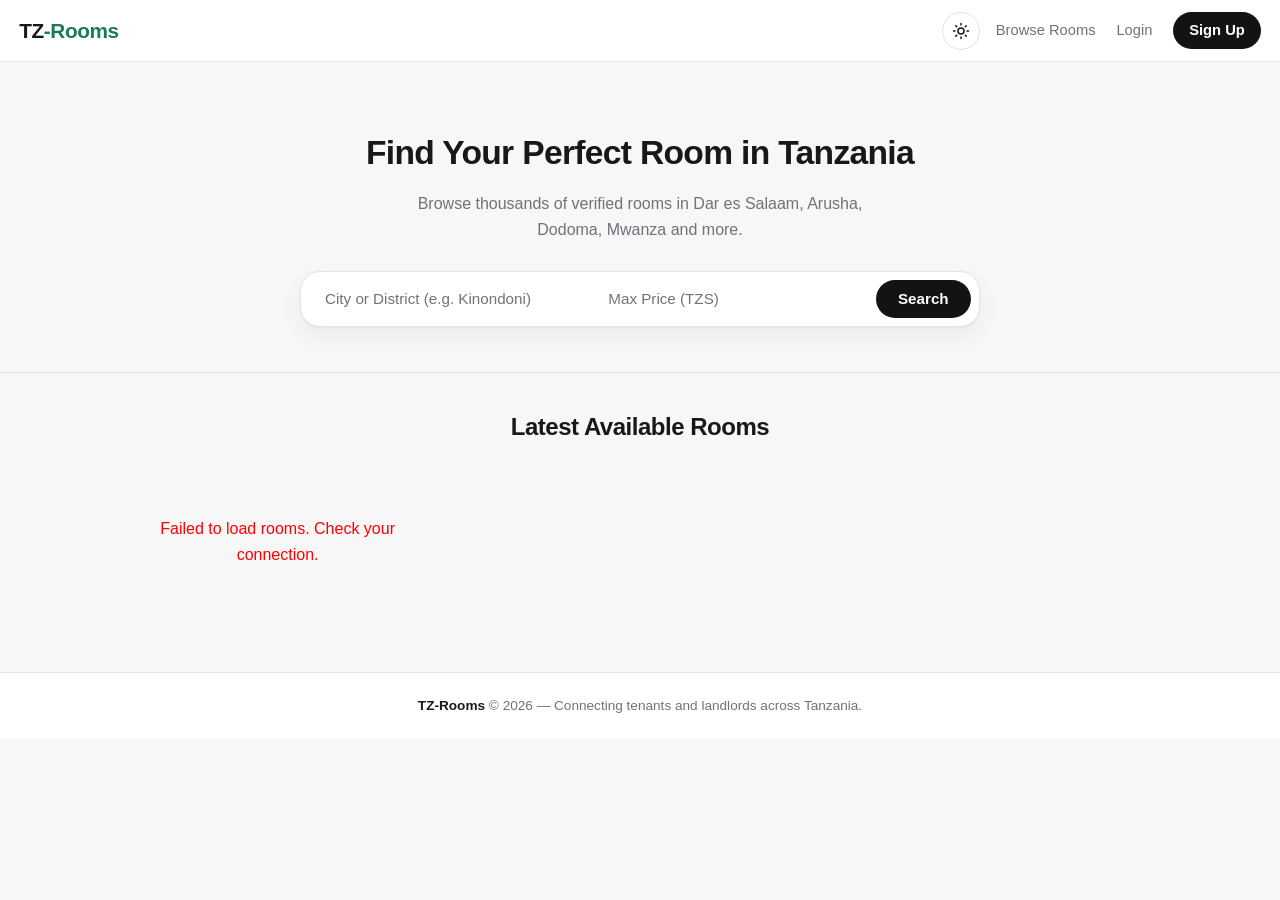
<file: index.html>
<!DOCTYPE html>
<html lang="en">
<head>
    <meta charset="UTF-8">
    <script>(function(){try{var t=localStorage.getItem('tz_theme')||(matchMedia('(prefers-color-scheme: dark)').matches?'dark':'light');document.documentElement.setAttribute('data-theme',t);}catch(e){}})();</script>
    <meta name="viewport" content="width=device-width, initial-scale=1.0">
    <title>TZ-Rooms — Find Your Room in Tanzania</title>
    <link rel="stylesheet" href="assets/css/style.css">
</head>
<body>

<!-- ===== NAVBAR ===== -->
<nav class="navbar">
    <a href="index.html" class="logo">TZ<span>-Rooms</span></a>
    <div class="navbar-right">
        <button class="icon-btn" id="theme-toggle" type="button" aria-label="Toggle dark mode">
            <svg class="icon-sun" viewBox="0 0 24 24" stroke-width="2" stroke-linecap="round" stroke-linejoin="round"><circle cx="12" cy="12" r="4"/><path d="M12 2v2M12 20v2M4.93 4.93l1.41 1.41M17.66 17.66l1.41 1.41M2 12h2M20 12h2M6.34 17.66l-1.41 1.41M19.07 4.93l-1.41 1.41"/></svg>
            <svg class="icon-moon" viewBox="0 0 24 24" stroke-width="2" stroke-linecap="round" stroke-linejoin="round"><path d="M21 12.79A9 9 0 1 1 11.21 3 7 7 0 0 0 21 12.79z"/></svg>
        </button>
        <div class="nav-links" id="nav-links">
            <!-- Filled dynamically by main.js based on login state -->
        </div>
    </div>
</nav>

<!-- ===== HERO ===== -->
<section class="hero">
    <div class="container">
        <h1>Find Your Perfect Room in Tanzania</h1>
        <p>Browse thousands of verified rooms in Dar es Salaam, Arusha, Dodoma, Mwanza and more.</p>
        <!-- Search bar navigates to rooms.html with query params -->
        <form class="search-bar" id="hero-search"
              onsubmit="handleHeroSearch(event)">
            <input type="text" name="location" placeholder="City or District (e.g. Kinondoni)">
            <input type="number" name="max_price" placeholder="Max Price (TZS)">
            <button type="submit" class="btn btn-primary">Search</button>
        </form>
    </div>
</section>

<!-- ===== FEATURED ROOMS ===== -->
<main class="container">
    <h2 class="section-title">Latest Available Rooms</h2>
    <div class="rooms-grid" id="rooms-grid">
        <!-- Room cards injected by loadRooms() in main.js -->
    </div>
</main>

<!-- ===== FOOTER ===== -->
<footer>
    <p><strong>TZ-Rooms</strong> &copy; 2026 — Connecting tenants and landlords across Tanzania.</p>
</footer>

<script src="assets/js/main.js"></script>
<script>
    // Load latest rooms on the homepage grid.
    document.addEventListener('DOMContentLoaded', () => loadRooms());

    // Hero search navigates to rooms.html and passes filters as URL query params.
    function handleHeroSearch(e) {
        e.preventDefault();
        const form   = e.target;
        const params = new URLSearchParams();
        const loc    = form.querySelector('[name=location]').value.trim();
        const maxP   = form.querySelector('[name=max_price]').value.trim();
        if (loc)  params.set('location',  loc);
        if (maxP) params.set('max_price', maxP);
        window.location.href = 'rooms.html?' + params.toString();
    }
</script>
</body>
</html>
</file>
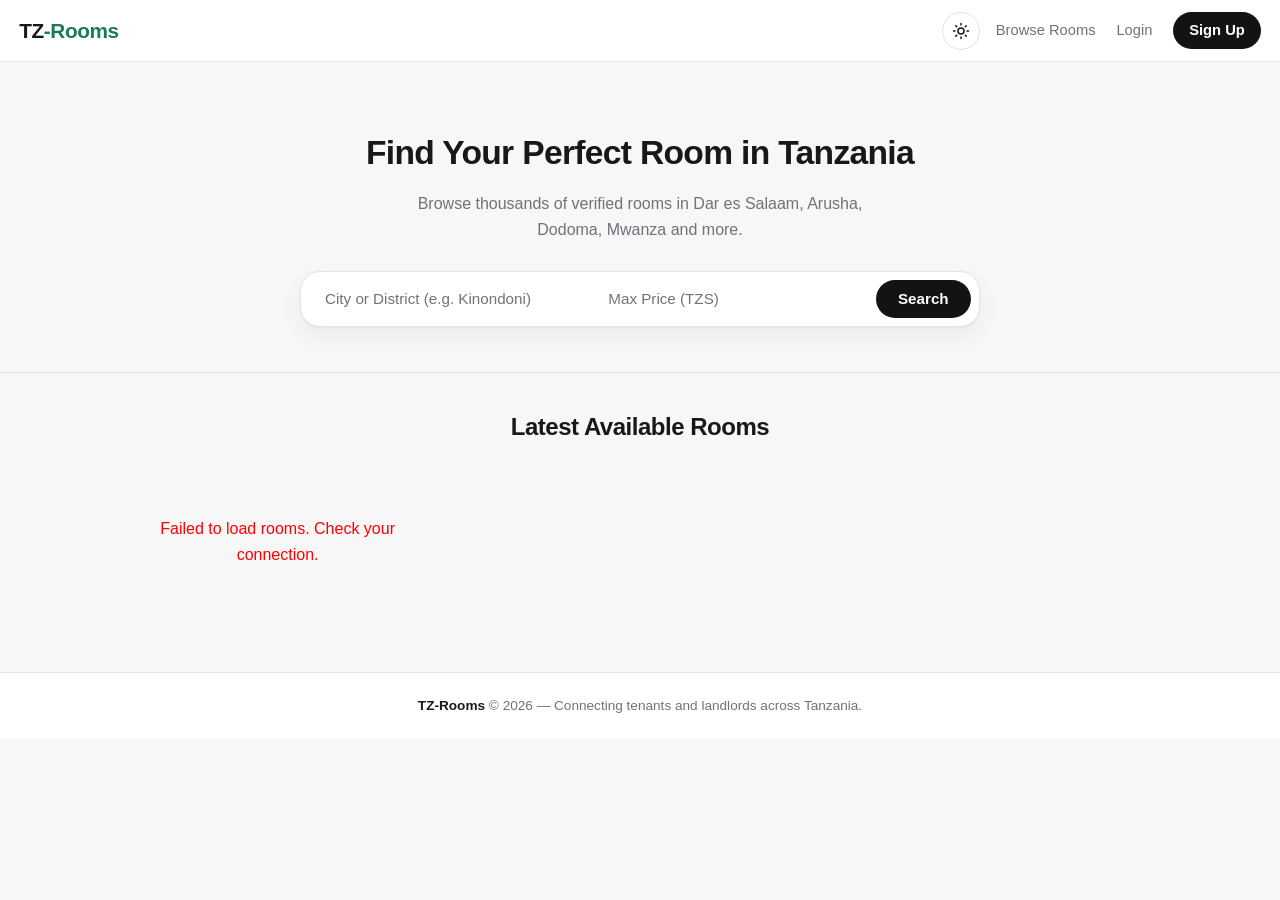
<file: admin.html>
<!DOCTYPE html>
<html lang="en">
<head>
    <meta charset="UTF-8">
    <script>(function(){try{var t=localStorage.getItem('tz_theme')||(matchMedia('(prefers-color-scheme: dark)').matches?'dark':'light');document.documentElement.setAttribute('data-theme',t);}catch(e){}})();</script>
    <meta name="viewport" content="width=device-width, initial-scale=1.0">
    <title>Admin Dashboard — TZ-Rooms</title>
    <link rel="stylesheet" href="assets/css/style.css">
</head>
<body>

<nav class="navbar">
    <a href="index.html" class="logo">TZ<span>-Rooms</span></a>
    <div class="navbar-right">
        <button class="icon-btn" id="theme-toggle" type="button" aria-label="Toggle dark mode">
            <svg class="icon-sun" viewBox="0 0 24 24" stroke-width="2" stroke-linecap="round" stroke-linejoin="round"><circle cx="12" cy="12" r="4"/><path d="M12 2v2M12 20v2M4.93 4.93l1.41 1.41M17.66 17.66l1.41 1.41M2 12h2M20 12h2M6.34 17.66l-1.41 1.41M19.07 4.93l-1.41 1.41"/></svg>
            <svg class="icon-moon" viewBox="0 0 24 24" stroke-width="2" stroke-linecap="round" stroke-linejoin="round"><path d="M21 12.79A9 9 0 1 1 11.21 3 7 7 0 0 0 21 12.79z"/></svg>
        </button>
        <div class="nav-links" id="nav-links"></div>
    </div>
</nav>

<main class="container">
    <h2 class="section-title">Admin Dashboard</h2>
    <div id="admin-alert" class="alert alert-danger hidden"></div>

    <div class="admin-tabs" id="admin-tabs">
        <button class="tab-btn active" data-tab="overview" type="button">Overview</button>
        <button class="tab-btn" data-tab="users" type="button">Users</button>
        <button class="tab-btn" data-tab="rooms" type="button">Rooms</button>
        <button class="tab-btn" data-tab="bookings" type="button">Bookings</button>
        <button class="tab-btn" data-tab="payments" type="button">Payments</button>
    </div>

    <section id="tab-overview" class="tab-panel">
        <div class="stat-grid" id="stat-grid">
            <p class="text-center" style="padding:2rem">Loading stats...</p>
        </div>
    </section>

    <section id="tab-users" class="tab-panel hidden">
        <div class="table-wrap">
            <table class="admin-table">
                <thead>
                    <tr>
                        <th>Name</th><th>Phone</th><th>Email</th><th>Role</th>
                        <th>Rooms</th><th>Bookings</th><th>Joined</th><th>Actions</th>
                    </tr>
                </thead>
                <tbody id="users-tbody">
                    <tr><td colspan="8" class="text-center">Loading...</td></tr>
                </tbody>
            </table>
        </div>
    </section>

    <section id="tab-rooms" class="tab-panel hidden">
        <div class="table-wrap">
            <table class="admin-table">
                <thead>
                    <tr>
                        <th>Title</th><th>Owner</th><th>Location</th><th>Price</th>
                        <th>Status</th><th>Bookings</th><th>Actions</th>
                    </tr>
                </thead>
                <tbody id="rooms-tbody">
                    <tr><td colspan="7" class="text-center">Loading...</td></tr>
                </tbody>
            </table>
        </div>
    </section>

    <section id="tab-bookings" class="tab-panel hidden">
        <div class="table-wrap">
            <table class="admin-table">
                <thead>
                    <tr>
                        <th>Room</th><th>Tenant</th><th>Dates</th>
                        <th>Status</th><th>Payment</th><th>Actions</th>
                    </tr>
                </thead>
                <tbody id="bookings-tbody">
                    <tr><td colspan="6" class="text-center">Loading...</td></tr>
                </tbody>
            </table>
        </div>
    </section>

    <section id="tab-payments" class="tab-panel hidden">
        <div class="table-wrap">
            <table class="admin-table">
                <thead>
                    <tr>
                        <th>Reference</th><th>Provider</th><th>Amount</th>
                        <th>Status</th><th>Tenant</th><th>Room</th><th>Updated</th>
                    </tr>
                </thead>
                <tbody id="payments-tbody">
                    <tr><td colspan="7" class="text-center">Loading...</td></tr>
                </tbody>
            </table>
        </div>
    </section>
</main>

<footer>
    <p><strong>TZ-Rooms</strong> &copy; 2026</p>
</footer>

<script src="assets/js/main.js"></script>
<script src="assets/js/admin.js"></script>
</body>
</html>
</file>
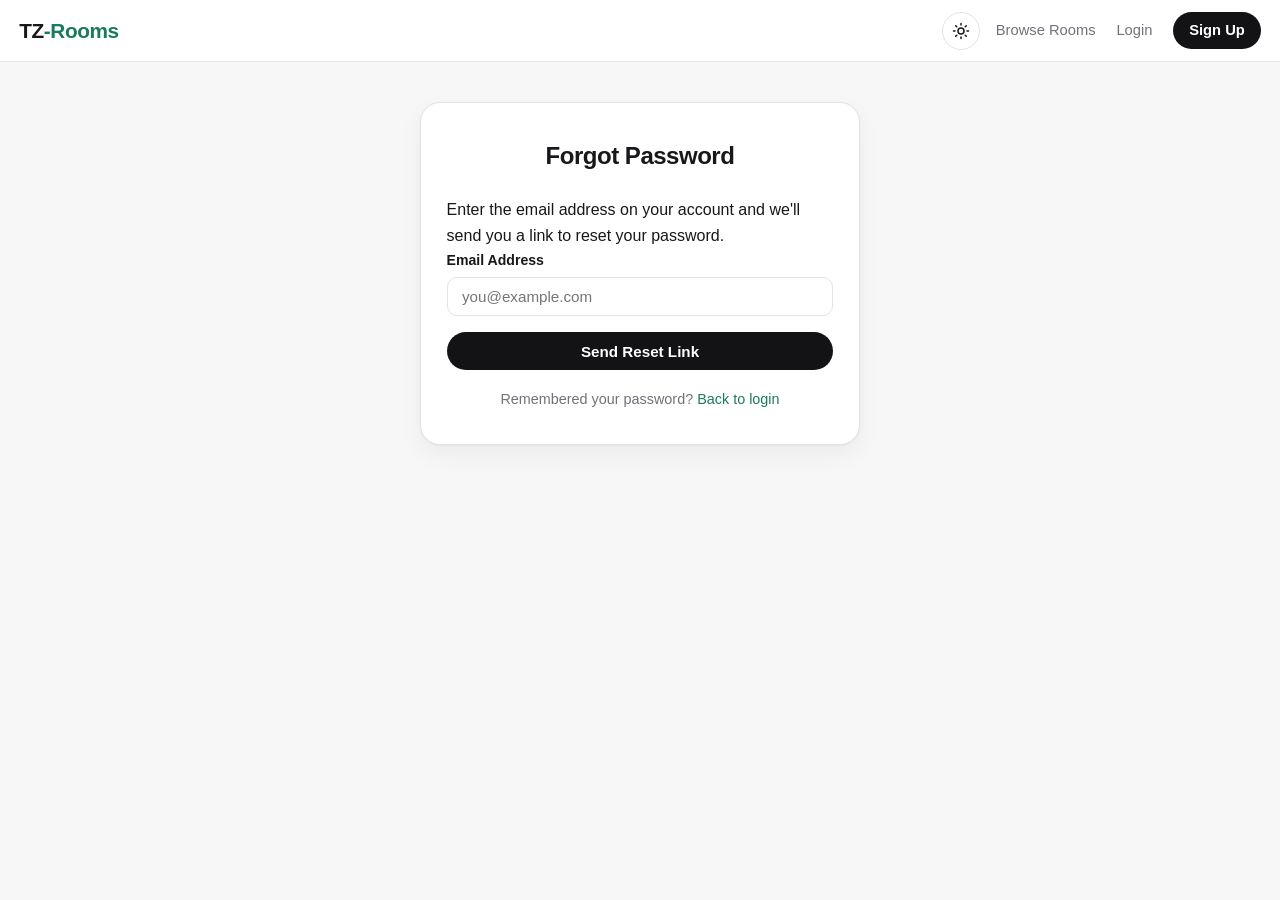
<file: forgot-password.html>
<!DOCTYPE html>
<html lang="en">
<head>
    <meta charset="UTF-8">
    <script>(function(){try{var t=localStorage.getItem('tz_theme')||(matchMedia('(prefers-color-scheme: dark)').matches?'dark':'light');document.documentElement.setAttribute('data-theme',t);}catch(e){}})();</script>
    <meta name="viewport" content="width=device-width, initial-scale=1.0">
    <title>Forgot Password — TZ-Rooms</title>
    <link rel="stylesheet" href="assets/css/style.css">
</head>
<body>

<nav class="navbar">
    <a href="index.html" class="logo">TZ<span>-Rooms</span></a>
    <div class="navbar-right">
        <button class="icon-btn" id="theme-toggle" type="button" aria-label="Toggle dark mode">
            <svg class="icon-sun" viewBox="0 0 24 24" stroke-width="2" stroke-linecap="round" stroke-linejoin="round"><circle cx="12" cy="12" r="4"/><path d="M12 2v2M12 20v2M4.93 4.93l1.41 1.41M17.66 17.66l1.41 1.41M2 12h2M20 12h2M6.34 17.66l-1.41 1.41M19.07 4.93l-1.41 1.41"/></svg>
            <svg class="icon-moon" viewBox="0 0 24 24" stroke-width="2" stroke-linecap="round" stroke-linejoin="round"><path d="M21 12.79A9 9 0 1 1 11.21 3 7 7 0 0 0 21 12.79z"/></svg>
        </button>
        <div class="nav-links" id="nav-links"></div>
    </div>
</nav>

<main class="container">
    <div class="form-wrap">
        <h2>Forgot Password</h2>
        <p>Enter the email address on your account and we'll send you a link to reset your password.</p>

        <div id="form-alert" class="alert hidden"></div>

        <form id="forgot-password-form" novalidate>
            <div class="form-group">
                <label for="email">Email Address</label>
                <input type="email" id="email" name="email" placeholder="you@example.com" required>
            </div>
            <button type="submit" class="btn btn-primary btn-full">Send Reset Link</button>
        </form>

        <p class="form-switch">Remembered your password? <a href="login.html">Back to login</a></p>
    </div>
</main>

<script src="assets/js/main.js"></script>
</body>
</html>
</file>
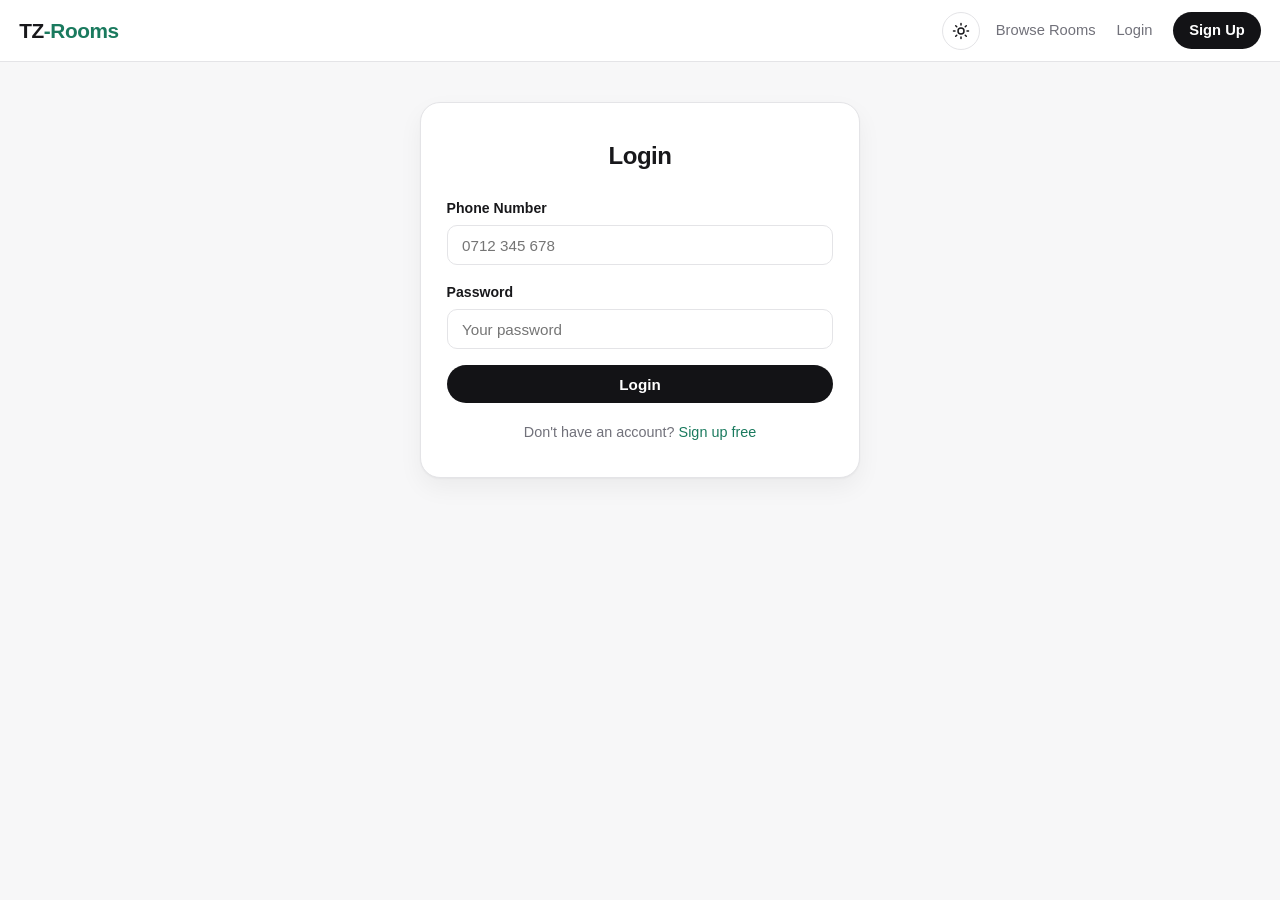
<file: login.html>
<!DOCTYPE html>
<html lang="en">
<head>
    <meta charset="UTF-8">
    <script>(function(){try{var t=localStorage.getItem('tz_theme')||(matchMedia('(prefers-color-scheme: dark)').matches?'dark':'light');document.documentElement.setAttribute('data-theme',t);}catch(e){}})();</script>
    <meta name="viewport" content="width=device-width, initial-scale=1.0">
    <title>Login — TZ-Rooms</title>
    <link rel="stylesheet" href="assets/css/style.css">
</head>
<body>

<nav class="navbar">
    <a href="index.html" class="logo">TZ<span>-Rooms</span></a>
    <div class="navbar-right">
        <button class="icon-btn" id="theme-toggle" type="button" aria-label="Toggle dark mode">
            <svg class="icon-sun" viewBox="0 0 24 24" stroke-width="2" stroke-linecap="round" stroke-linejoin="round"><circle cx="12" cy="12" r="4"/><path d="M12 2v2M12 20v2M4.93 4.93l1.41 1.41M17.66 17.66l1.41 1.41M2 12h2M20 12h2M6.34 17.66l-1.41 1.41M19.07 4.93l-1.41 1.41"/></svg>
            <svg class="icon-moon" viewBox="0 0 24 24" stroke-width="2" stroke-linecap="round" stroke-linejoin="round"><path d="M21 12.79A9 9 0 1 1 11.21 3 7 7 0 0 0 21 12.79z"/></svg>
        </button>
        <div class="nav-links" id="nav-links"></div>
    </div>
</nav>

<main class="container">
    <div class="form-wrap">
        <h2>Login</h2>

        <div id="form-alert" class="alert hidden"></div>

        <form id="login-form" novalidate>
            <div class="form-group">
                <label for="phone">Phone Number</label>
                <input type="tel" id="phone" name="phone" placeholder="0712 345 678" required>
            </div>
            <div class="form-group">
                <label for="password">Password</label>
                <input type="password" id="password" name="password" placeholder="Your password" required>
            </div>
            <button type="submit" class="btn btn-primary btn-full">Login</button>
        </form>

        <p class="form-switch">Don't have an account? <a href="register.html">Sign up free</a></p>
    </div>
</main>

<script src="assets/js/main.js"></script>
</body>
</html>
</file>
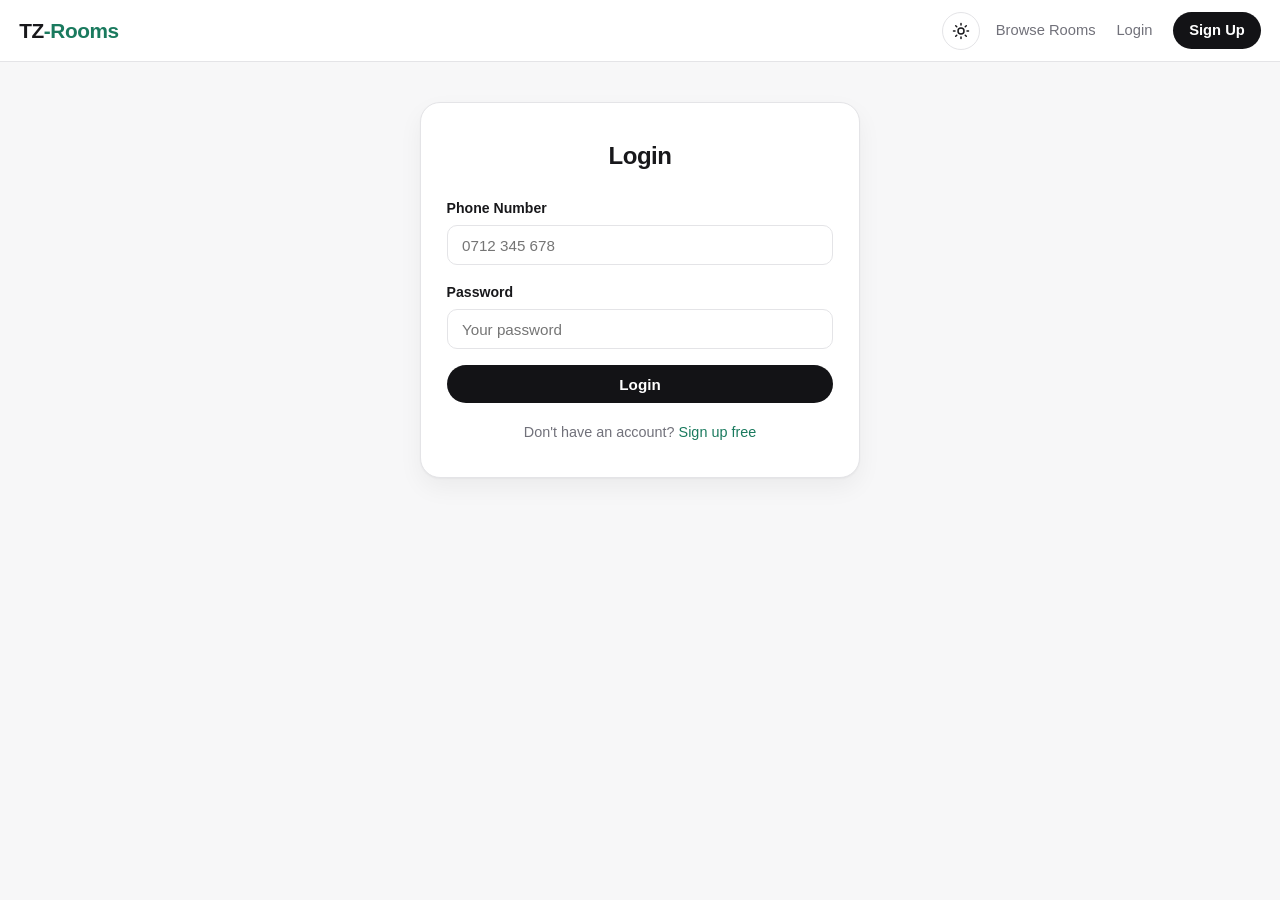
<file: my-bookings.html>
<!DOCTYPE html>
<html lang="en">
<head>
    <meta charset="UTF-8">
    <script>(function(){try{var t=localStorage.getItem('tz_theme')||(matchMedia('(prefers-color-scheme: dark)').matches?'dark':'light');document.documentElement.setAttribute('data-theme',t);}catch(e){}})();</script>
    <meta name="viewport" content="width=device-width, initial-scale=1.0">
    <title>My Bookings — TZ-Rooms</title>
    <link rel="stylesheet" href="assets/css/style.css">
</head>
<body>

<nav class="navbar">
    <a href="index.html" class="logo">TZ<span>-Rooms</span></a>
    <div class="navbar-right">
        <button class="icon-btn" id="theme-toggle" type="button" aria-label="Toggle dark mode">
            <svg class="icon-sun" viewBox="0 0 24 24" stroke-width="2" stroke-linecap="round" stroke-linejoin="round"><circle cx="12" cy="12" r="4"/><path d="M12 2v2M12 20v2M4.93 4.93l1.41 1.41M17.66 17.66l1.41 1.41M2 12h2M20 12h2M6.34 17.66l-1.41 1.41M19.07 4.93l-1.41 1.41"/></svg>
            <svg class="icon-moon" viewBox="0 0 24 24" stroke-width="2" stroke-linecap="round" stroke-linejoin="round"><path d="M21 12.79A9 9 0 1 1 11.21 3 7 7 0 0 0 21 12.79z"/></svg>
        </button>
        <div class="nav-links" id="nav-links"></div>
    </div>
</nav>

<main class="container">
    <h2 class="section-title">My Bookings</h2>
    <div id="bookings-list">
        <p class="text-center" style="padding:2rem">Loading your bookings...</p>
    </div>
</main>

<footer>
    <p><strong>TZ-Rooms</strong> &copy; 2026</p>
</footer>

<script src="assets/js/main.js"></script>
<script>
    document.addEventListener('DOMContentLoaded', async () => {
        const user = Auth.getUser();
        if (!user) { window.location.href = 'login.html'; return; }

        const list = document.getElementById('bookings-list');

        try {
            const res  = await fetch('api/bookings/my.php', {
                headers: { 'Authorization': 'Bearer ' + Auth.getToken() }
            });
            const data = await res.json();

            if (!data.bookings || data.bookings.length === 0) {
                list.innerHTML = `
                    <p class="text-center" style="padding:2rem;color:var(--text-muted)">
                        No bookings yet. <a href="rooms.html">Browse rooms</a>
                    </p>`;
                return;
            }

            list.innerHTML = data.bookings.map(b => `
                <div class="booking-card">
                    <div>
                        <strong>${b.room_title}</strong>
                        <p class="location">📍 ${b.location}</p>
                        <p class="dates">${b.start_date} → ${b.end_date}</p>
                    </div>
                    <div class="meta">
                        <span class="badge badge-${b.status}">${b.status}</span>
                        <p class="price">${formatTZS(b.price_per_month)}/mo</p>
                    </div>
                </div>
            `).join('');

        } catch (err) {
            list.innerHTML = '<p class="text-center" style="color:red">Failed to load bookings.</p>';
        }
    });
</script>
</body>
</html>
</file>
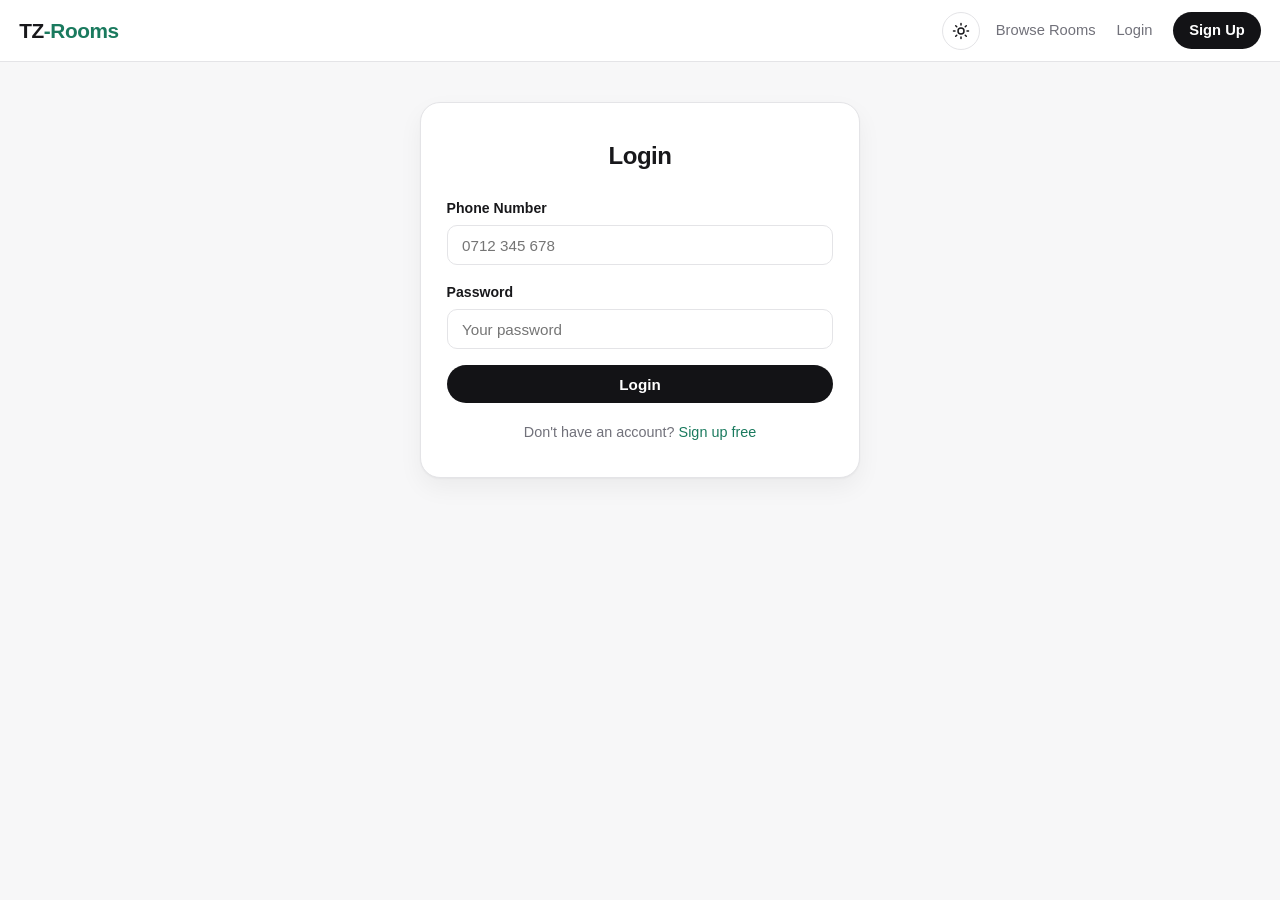
<file: post-room.html>
<!DOCTYPE html>
<html lang="en">
<head>
    <meta charset="UTF-8">
    <script>(function(){try{var t=localStorage.getItem('tz_theme')||(matchMedia('(prefers-color-scheme: dark)').matches?'dark':'light');document.documentElement.setAttribute('data-theme',t);}catch(e){}})();</script>
    <meta name="viewport" content="width=device-width, initial-scale=1.0">
    <title>Post a Room — TZ-Rooms</title>
    <link rel="stylesheet" href="assets/css/style.css">
</head>
<body>

<nav class="navbar">
    <a href="index.html" class="logo">TZ<span>-Rooms</span></a>
    <div class="navbar-right">
        <button class="icon-btn" id="theme-toggle" type="button" aria-label="Toggle dark mode">
            <svg class="icon-sun" viewBox="0 0 24 24" stroke-width="2" stroke-linecap="round" stroke-linejoin="round"><circle cx="12" cy="12" r="4"/><path d="M12 2v2M12 20v2M4.93 4.93l1.41 1.41M17.66 17.66l1.41 1.41M2 12h2M20 12h2M6.34 17.66l-1.41 1.41M19.07 4.93l-1.41 1.41"/></svg>
            <svg class="icon-moon" viewBox="0 0 24 24" stroke-width="2" stroke-linecap="round" stroke-linejoin="round"><path d="M21 12.79A9 9 0 1 1 11.21 3 7 7 0 0 0 21 12.79z"/></svg>
        </button>
        <div class="nav-links" id="nav-links"></div>
    </div>
</nav>

<main class="container">
    <div class="form-wrap" style="max-width:560px">
        <h2>Post a Room</h2>

        <div id="form-alert" class="alert hidden"></div>

        <form id="post-room-form" novalidate>
            <div class="form-group">
                <label>Room Title</label>
                <input type="text" name="title" placeholder="e.g. Furnished Self-Contained Room in Kinondoni" required>
            </div>
            <div class="form-group">
                <label>Description</label>
                <textarea name="description" placeholder="Describe the room: size, neighbors, security, utilities..." required></textarea>
            </div>
            <div class="form-group">
                <label>Price per Month (TZS)</label>
                <input type="number" name="price_per_month" placeholder="e.g. 180000" min="0" required>
            </div>
            <div class="form-group">
                <label>Location</label>
                <input type="text" name="location" placeholder="e.g. Kinondoni, Dar es Salaam" required>
            </div>
            <div class="form-group">
                <label>Amenities (comma-separated)</label>
                <input type="text" name="amenities" placeholder="WiFi, Water, Security, Parking">
                <p class="form-hint">e.g.  WiFi, Electricity, Water, Fridge</p>
            </div>
            <div class="form-group">
                <label>Image URLs (comma-separated)</label>
                <textarea name="images" placeholder="https://... , https://..."></textarea>
                <p class="form-hint">Paste full image URLs. Separate multiple with commas.</p>
            </div>
            <button type="submit" class="btn btn-primary btn-full">Publish Listing</button>
        </form>
    </div>
</main>

<footer>
    <p><strong>TZ-Rooms</strong> &copy; 2026</p>
</footer>

<script src="assets/js/main.js"></script>
<script>
    // Guard: redirect to login if not a landlord.
    document.addEventListener('DOMContentLoaded', () => {
        const user = Auth.getUser();
        if (!user) { window.location.href = 'login.html'; return; }
        if (user.role === 'tenant') {
            window.location.href = 'rooms.html';
            return;
        }
    });

    document.getElementById('post-room-form').addEventListener('submit', async function(e) {
        e.preventDefault();
        const btn  = this.querySelector('button[type=submit]');
        btn.disabled    = true;
        btn.textContent = 'Publishing...';

        // Parse comma-separated amenities and images into arrays.
        const amenities = this.amenities.value.split(',').map(s => s.trim()).filter(Boolean);
        const images    = this.images.value.split(',').map(s => s.trim()).filter(Boolean);

        const payload = {
            title:           this.elements['title'].value,
            description:     this.description.value,
            price_per_month: parseFloat(this.price_per_month.value),
            location:        this.location.value,
            amenities,
            images
        };

        try {
            const res  = await fetch('api/rooms/create.php', {
                method:  'POST',
                headers: {
                    'Content-Type':  'application/json',
                    'Authorization': 'Bearer ' + Auth.getToken()
                },
                body: JSON.stringify(payload)
            });
            const data = await res.json();

            if (res.ok) {
                showAlert('form-alert', 'Room published! Redirecting...', 'success');
                setTimeout(() => window.location.href = 'rooms.html', 1500);
            } else {
                showAlert('form-alert', data.message);
            }
        } catch (err) {
            showAlert('form-alert', 'Network error. Please try again.');
        }

        btn.disabled    = false;
        btn.textContent = 'Publish Listing';
    });
</script>
</body>
</html>
</file>
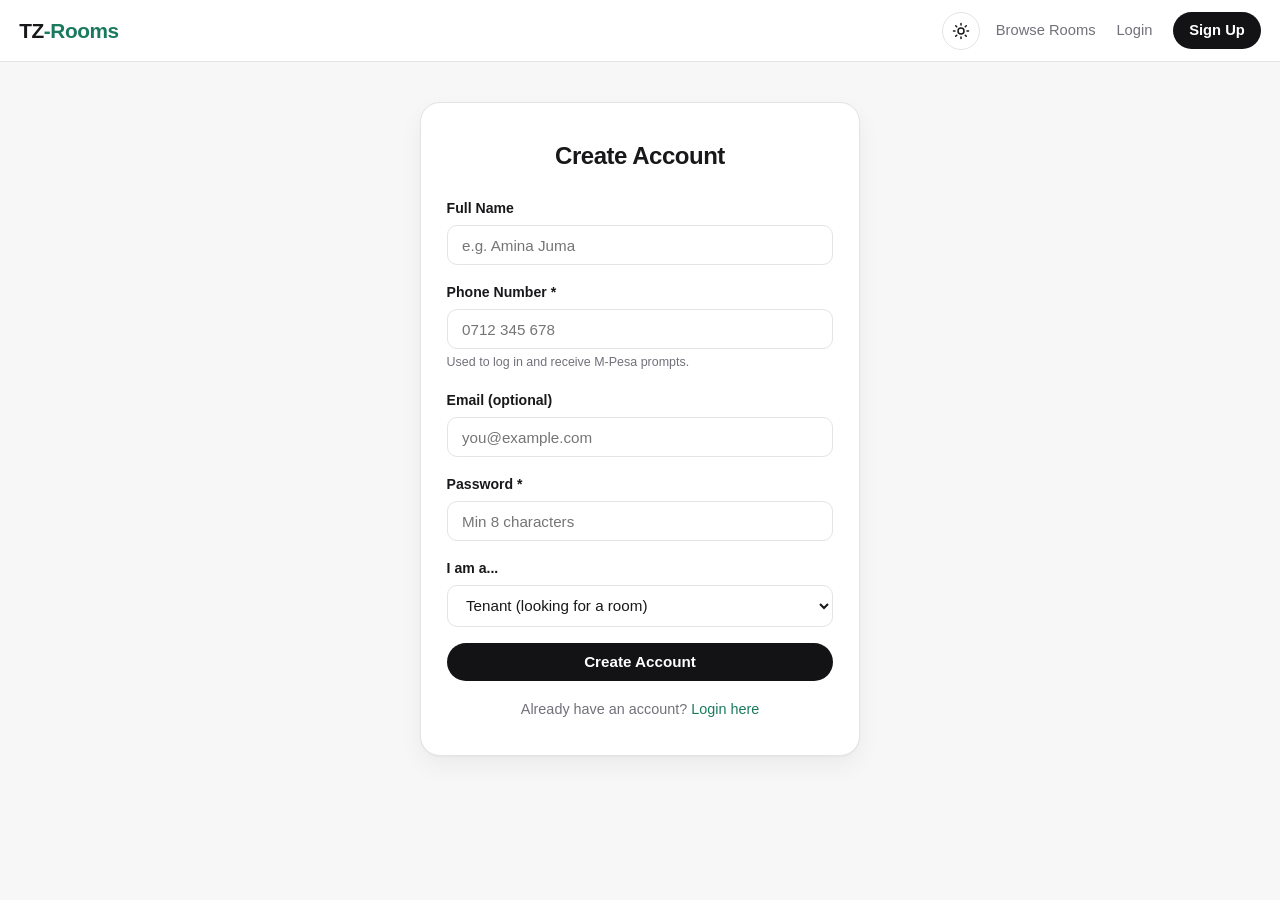
<file: register.html>
<!DOCTYPE html>
<html lang="en">
<head>
    <meta charset="UTF-8">
    <script>(function(){try{var t=localStorage.getItem('tz_theme')||(matchMedia('(prefers-color-scheme: dark)').matches?'dark':'light');document.documentElement.setAttribute('data-theme',t);}catch(e){}})();</script>
    <meta name="viewport" content="width=device-width, initial-scale=1.0">
    <title>Sign Up — TZ-Rooms</title>
    <link rel="stylesheet" href="assets/css/style.css">
</head>
<body>

<nav class="navbar">
    <a href="index.html" class="logo">TZ<span>-Rooms</span></a>
    <div class="navbar-right">
        <button class="icon-btn" id="theme-toggle" type="button" aria-label="Toggle dark mode">
            <svg class="icon-sun" viewBox="0 0 24 24" stroke-width="2" stroke-linecap="round" stroke-linejoin="round"><circle cx="12" cy="12" r="4"/><path d="M12 2v2M12 20v2M4.93 4.93l1.41 1.41M17.66 17.66l1.41 1.41M2 12h2M20 12h2M6.34 17.66l-1.41 1.41M19.07 4.93l-1.41 1.41"/></svg>
            <svg class="icon-moon" viewBox="0 0 24 24" stroke-width="2" stroke-linecap="round" stroke-linejoin="round"><path d="M21 12.79A9 9 0 1 1 11.21 3 7 7 0 0 0 21 12.79z"/></svg>
        </button>
        <div class="nav-links" id="nav-links"></div>
    </div>
</nav>

<main class="container">
    <div class="form-wrap">
        <h2>Create Account</h2>

        <!-- Alert box — hidden by default, shown by showAlert() in main.js -->
        <div id="form-alert" class="alert hidden"></div>

        <form id="register-form" novalidate>
            <div class="form-group">
                <label for="name">Full Name</label>
                <input type="text" id="name" name="name" placeholder="e.g. Amina Juma" required>
            </div>
            <div class="form-group">
                <label for="phone">Phone Number *</label>
                <input type="tel" id="phone" name="phone" placeholder="0712 345 678" required>
                <p class="form-hint">Used to log in and receive M-Pesa prompts.</p>
            </div>
            <div class="form-group">
                <label for="email">Email (optional)</label>
                <input type="email" id="email" name="email" placeholder="you@example.com">
            </div>
            <div class="form-group">
                <label for="password">Password *</label>
                <input type="password" id="password" name="password" placeholder="Min 8 characters" required>
            </div>
            <div class="form-group">
                <label for="role">I am a...</label>
                <select id="role" name="role">
                    <option value="tenant">Tenant (looking for a room)</option>
                    <option value="landlord">Landlord (posting rooms)</option>
                </select>
            </div>
            <button type="submit" class="btn btn-primary btn-full">Create Account</button>
        </form>

        <p class="form-switch">Already have an account? <a href="login.html">Login here</a></p>
    </div>
</main>

<script src="assets/js/main.js"></script>
</body>
</html>
</file>
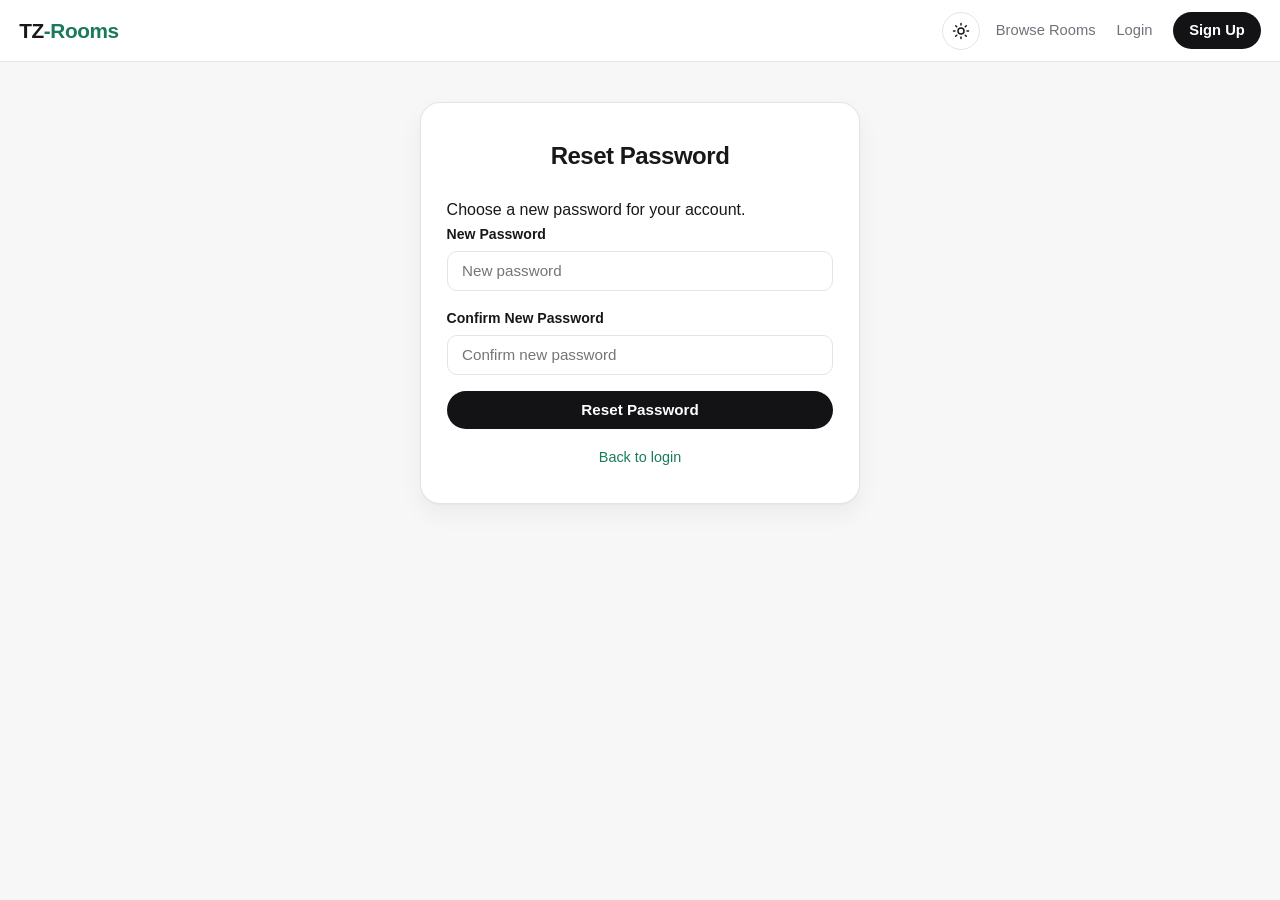
<file: reset-password.html>
<!DOCTYPE html>
<html lang="en">
<head>
    <meta charset="UTF-8">
    <script>(function(){try{var t=localStorage.getItem('tz_theme')||(matchMedia('(prefers-color-scheme: dark)').matches?'dark':'light');document.documentElement.setAttribute('data-theme',t);}catch(e){}})();</script>
    <meta name="viewport" content="width=device-width, initial-scale=1.0">
    <title>Reset Password — TZ-Rooms</title>
    <link rel="stylesheet" href="assets/css/style.css">
</head>
<body>

<nav class="navbar">
    <a href="index.html" class="logo">TZ<span>-Rooms</span></a>
    <div class="navbar-right">
        <button class="icon-btn" id="theme-toggle" type="button" aria-label="Toggle dark mode">
            <svg class="icon-sun" viewBox="0 0 24 24" stroke-width="2" stroke-linecap="round" stroke-linejoin="round"><circle cx="12" cy="12" r="4"/><path d="M12 2v2M12 20v2M4.93 4.93l1.41 1.41M17.66 17.66l1.41 1.41M2 12h2M20 12h2M6.34 17.66l-1.41 1.41M19.07 4.93l-1.41 1.41"/></svg>
            <svg class="icon-moon" viewBox="0 0 24 24" stroke-width="2" stroke-linecap="round" stroke-linejoin="round"><path d="M21 12.79A9 9 0 1 1 11.21 3 7 7 0 0 0 21 12.79z"/></svg>
        </button>
        <div class="nav-links" id="nav-links"></div>
    </div>
</nav>

<main class="container">
    <div class="form-wrap">
        <h2>Reset Password</h2>
        <p>Choose a new password for your account.</p>

        <div id="form-alert" class="alert hidden"></div>

        <form id="reset-password-form" novalidate>
            <div class="form-group">
                <label for="password">New Password</label>
                <input type="password" id="password" name="password" placeholder="New password" required>
            </div>
            <div class="form-group">
                <label for="confirm_password">Confirm New Password</label>
                <input type="password" id="confirm_password" name="confirm_password" placeholder="Confirm new password" required>
            </div>
            <button type="submit" class="btn btn-primary btn-full">Reset Password</button>
        </form>

        <p class="form-switch"><a href="login.html">Back to login</a></p>
    </div>
</main>

<script src="assets/js/main.js"></script>
</body>
</html>
</file>
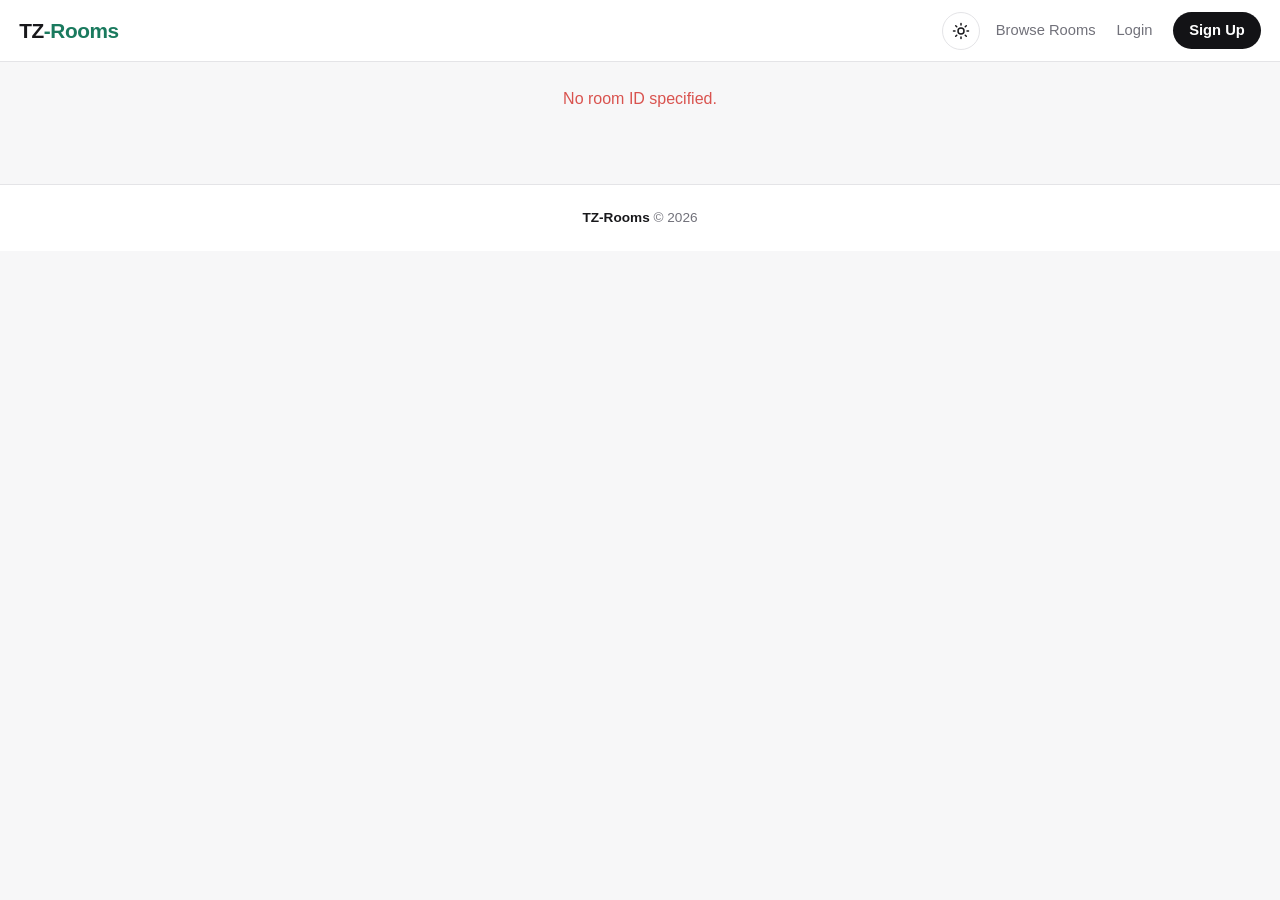
<file: room-detail.html>
<!DOCTYPE html>
<html lang="en">
<head>
    <meta charset="UTF-8">
    <script>(function(){try{var t=localStorage.getItem('tz_theme')||(matchMedia('(prefers-color-scheme: dark)').matches?'dark':'light');document.documentElement.setAttribute('data-theme',t);}catch(e){}})();</script>
    <meta name="viewport" content="width=device-width, initial-scale=1.0">
    <title>Room Details — TZ-Rooms</title>
    <link rel="stylesheet" href="assets/css/style.css">
</head>
<body>

<nav class="navbar">
    <a href="index.html" class="logo">TZ<span>-Rooms</span></a>
    <div class="navbar-right">
        <button class="icon-btn" id="theme-toggle" type="button" aria-label="Toggle dark mode">
            <svg class="icon-sun" viewBox="0 0 24 24" stroke-width="2" stroke-linecap="round" stroke-linejoin="round"><circle cx="12" cy="12" r="4"/><path d="M12 2v2M12 20v2M4.93 4.93l1.41 1.41M17.66 17.66l1.41 1.41M2 12h2M20 12h2M6.34 17.66l-1.41 1.41M19.07 4.93l-1.41 1.41"/></svg>
            <svg class="icon-moon" viewBox="0 0 24 24" stroke-width="2" stroke-linecap="round" stroke-linejoin="round"><path d="M21 12.79A9 9 0 1 1 11.21 3 7 7 0 0 0 21 12.79z"/></svg>
        </button>
        <div class="nav-links" id="nav-links"></div>
    </div>
</nav>

<main class="container" style="max-width:1100px;padding:1.5rem 1rem 2rem">
    <div id="room-detail-content">
        <p class="text-center" style="padding:3rem">Loading room details...</p>
    </div>
</main>

<!-- ===== PAYMENT MODAL ===== -->
<!-- Hidden by default. Opens when user clicks "Book & Pay". -->
<div class="modal-overlay" id="payment-modal">
    <div class="modal">
        <h3>Pay with Mobile Money</h3>
        <p style="margin-bottom:1rem;color:var(--text-muted)">
            Amount: <strong id="modal-amount"></strong>
        </p>

        <!-- Alert shown if payment initiation fails -->
        <div id="payment-alert" class="alert hidden"></div>

        <!-- FORM STATE: user enters phone and selects provider -->
        <div id="payment-form">
            <p style="font-size:0.88rem;margin-bottom:0.6rem;color:var(--text-muted)">Select your provider:</p>
            <div class="provider-grid">
                <button class="provider-btn" onclick="selectProvider(this, 'MPESA')">M-Pesa</button>
                <button class="provider-btn" onclick="selectProvider(this, 'TIGOPESA')">Tigo Pesa</button>
                <button class="provider-btn" onclick="selectProvider(this, 'AIRTEL')">Airtel Money</button>
                <button class="provider-btn" onclick="selectProvider(this, 'HALOPESA')">HaloPesa</button>
            </div>
            <input type="hidden" id="selected-provider" value="MPESA">

            <div class="form-group" style="margin-top:0.8rem">
                <label for="payment-phone">Phone Number for Prompt</label>
                <input type="tel" id="payment-phone" placeholder="0712 345 678">
                <p class="form-hint">A PIN prompt will be pushed to this number.</p>
            </div>

            <div style="display:flex;gap:0.6rem;margin-top:0.5rem">
                <button class="btn btn-primary" id="pay-btn" style="flex:1">Pay Now</button>
                <button class="btn btn-outline" onclick="closePaymentModal()" style="flex:0 0 auto">Cancel</button>
            </div>
        </div>

        <!-- WAITING STATE: shown after STK push is sent -->
        <div id="payment-waiting" class="hidden" style="text-align:center;padding:1rem">
            <span class="spinner"></span>
            <p id="polling-status" style="margin-top:0.8rem;color:var(--text-muted)">Waiting for confirmation...</p>
            <p style="font-size:0.82rem;color:var(--text-muted);margin-top:0.4rem">Enter your PIN on your phone to complete payment.</p>
        </div>

        <!-- SUCCESS STATE -->
        <div id="payment-success" class="hidden" style="text-align:center;padding:1rem">
            <p style="font-size:2rem">✓</p>
            <p style="color:var(--success);font-weight:600">Payment Successful!</p>
            <p style="font-size:0.88rem;color:var(--text-muted);margin-top:0.4rem">Redirecting to your bookings...</p>
        </div>
    </div>
</div>

<footer>
    <p><strong>TZ-Rooms</strong> &copy; 2026</p>
</footer>

<script src="assets/js/main.js"></script>
<script src="assets/js/payment.js"></script>
<script>
    // Read the room ID from the URL: /room-detail.html?id=5
    const roomId = new URLSearchParams(window.location.search).get('id');

    async function loadRoomDetail() {
        const content = document.getElementById('room-detail-content');
        if (!roomId) {
            content.innerHTML = '<p class="text-center" style="color:var(--danger)">No room ID specified.</p>';
            return;
        }

        try {
            // We reuse the rooms/read.php endpoint — in production you'd have a read-single.php
            const res  = await fetch('api/rooms/read.php');
            const data = await res.json();
            const room = data.rooms?.find(r => r.id == roomId);

            if (!room) {
                content.innerHTML = '<p class="text-center" style="color:var(--danger)">Room not found.</p>';
                return;
            }

            document.title = room.title + ' — TZ-Rooms';

            const images = room.images.map((src, i) =>
                `<img src="${src}" alt="Room photo ${i+1}" loading="lazy"
                      onerror="this.src='assets/img/placeholder.jpg'">`
            ).join('') || `<img src="assets/img/placeholder.jpg" alt="${room.title}">`;

            const amenityTags = room.amenities
                .map(a => `<span class="tag">${a}</span>`).join('');

            const areaLabel   = room.location.split(',')[0].trim();
            const ownerFirst  = room.owner_name.split(' ')[0];

            content.innerHTML = `
                <div class="detail-layout">
                    <div class="detail-content">
                        <div class="detail-gallery">${images}</div>

                        <h2 class="detail-title">${room.title}</h2>
                        <p class="detail-location">📍 ${room.location}</p>
                        <div class="amenities">${amenityTags}</div>

                        <div class="detail-block">
                            <h4>Description</h4>
                            <p>${room.description}</p>
                        </div>
                    </div>

                    <aside class="detail-summary">
                        <p class="price-big">${formatTZS(room.price_per_month)}<small>/month</small></p>

                        <div class="spec-grid" style="margin-bottom:1.2rem">
                            <div class="spec-box">
                                <div class="spec-value">${room.amenities.length}</div>
                                <div class="spec-label">Amenities</div>
                            </div>
                            <div class="spec-box">
                                <div class="spec-value">${areaLabel}</div>
                                <div class="spec-label">Area</div>
                            </div>
                            <div class="spec-box">
                                <div class="spec-value">${ownerFirst}</div>
                                <div class="spec-label">Landlord</div>
                            </div>
                        </div>

                        <div id="booking-alert" class="alert hidden"></div>

                        <div class="date-grid">
                            <div>
                                <label for="start-date">Move-in Date</label>
                                <input type="date" id="start-date" min="${new Date().toISOString().split('T')[0]}">
                            </div>
                            <div>
                                <label for="end-date">Move-out Date</label>
                                <input type="date" id="end-date">
                            </div>
                        </div>
                        <button id="book-btn" class="btn btn-accent btn-full"
                                onclick="initiateBooking(${room.id}, ${room.price_per_month})">
                            Book &amp; Pay
                        </button>

                        <div class="detail-block" style="margin-top:1.3rem;margin-bottom:0">
                            <h4>Contact Landlord</h4>
                            <p>${room.owner_name} &mdash; <a href="tel:${room.owner_phone}">${room.owner_phone}</a></p>
                        </div>
                    </aside>
                </div>
            `;
        } catch (err) {
            content.innerHTML = '<p class="text-center" style="color:var(--danger)">Failed to load room. Try again.</p>';
        }
    }

    document.addEventListener('DOMContentLoaded', loadRoomDetail);
</script>
</body>
</html>
</file>
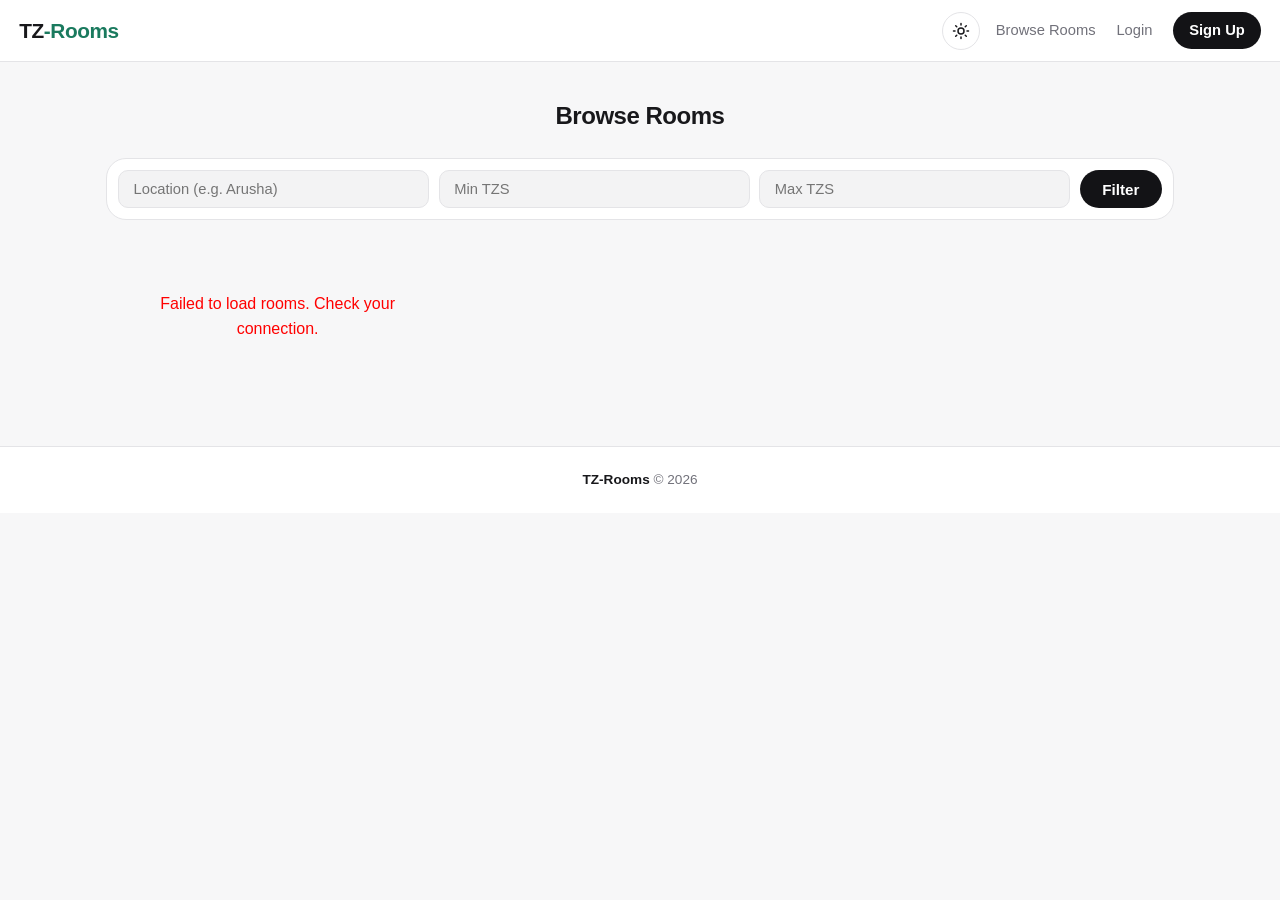
<file: rooms.html>
<!DOCTYPE html>
<html lang="en">
<head>
    <meta charset="UTF-8">
    <script>(function(){try{var t=localStorage.getItem('tz_theme')||(matchMedia('(prefers-color-scheme: dark)').matches?'dark':'light');document.documentElement.setAttribute('data-theme',t);}catch(e){}})();</script>
    <meta name="viewport" content="width=device-width, initial-scale=1.0">
    <title>Browse Rooms — TZ-Rooms</title>
    <link rel="stylesheet" href="assets/css/style.css">
</head>
<body>

<nav class="navbar">
    <a href="index.html" class="logo">TZ<span>-Rooms</span></a>
    <div class="navbar-right">
        <button class="icon-btn" id="theme-toggle" type="button" aria-label="Toggle dark mode">
            <svg class="icon-sun" viewBox="0 0 24 24" stroke-width="2" stroke-linecap="round" stroke-linejoin="round"><circle cx="12" cy="12" r="4"/><path d="M12 2v2M12 20v2M4.93 4.93l1.41 1.41M17.66 17.66l1.41 1.41M2 12h2M20 12h2M6.34 17.66l-1.41 1.41M19.07 4.93l-1.41 1.41"/></svg>
            <svg class="icon-moon" viewBox="0 0 24 24" stroke-width="2" stroke-linecap="round" stroke-linejoin="round"><path d="M21 12.79A9 9 0 1 1 11.21 3 7 7 0 0 0 21 12.79z"/></svg>
        </button>
        <div class="nav-links" id="nav-links"></div>
    </div>
</nav>

<main class="container">
    <h2 class="section-title">Browse Rooms</h2>

    <!-- Filter form: submitting triggers loadRooms() in main.js -->
    <form id="search-form" class="filter-bar">
        <input type="text"   name="location"  placeholder="Location (e.g. Arusha)">
        <input type="number" name="min_price" placeholder="Min TZS">
        <input type="number" name="max_price" placeholder="Max TZS">
        <button type="submit" class="btn btn-primary">Filter</button>
    </form>

    <!-- Cards are rendered here by loadRooms() -->
    <div class="rooms-grid" id="rooms-grid"></div>
</main>

<footer>
    <p><strong>TZ-Rooms</strong> &copy; 2026</p>
</footer>

<script src="assets/js/main.js"></script>
<script>
    // On page load, read any query params from the URL (passed from hero search)
    // and pre-populate the filter form, then load results.
    document.addEventListener('DOMContentLoaded', () => {
        const params = new URLSearchParams(window.location.search);
        if (params.get('location'))  document.querySelector('[name=location]').value  = params.get('location');
        if (params.get('max_price')) document.querySelector('[name=max_price]').value = params.get('max_price');
        if (params.get('min_price')) document.querySelector('[name=min_price]').value = params.get('min_price');

        const filters = {};
        if (params.get('location'))  filters.location  = params.get('location');
        if (params.get('max_price')) filters.max_price = params.get('max_price');
        if (params.get('min_price')) filters.min_price = params.get('min_price');
        loadRooms(filters);
    });
</script>
</body>
</html>
</file>
<file: assets/css/style.css>
/* =====================================================
   TZ-Rooms Global Stylesheet
   Inspired by a clean, minimal marketplace UI: bordered
   cards, pill buttons, generous whitespace, and a full
   light/dark theme switch driven by [data-theme] on <html>.
   Mobile-first: base styles target small screens,
   media queries enhance for larger ones.
   ===================================================== */

/* --- CSS Variables: light theme (default) --- */
:root {
    --bg:          #f7f7f8;   /* page background */
    --surface:     #ffffff;   /* cards, navbar, modals */
    --surface-2:   #f3f3f4;   /* subtle inset surfaces (spec boxes) */
    --border:      #e4e4e7;
    --text:        #18181b;
    --text-muted:  #71717a;

    --primary:     #1a7a5e;   /* teal — logo accent */
    --primary-dk:  #145f49;
    --accent:      #ea9d00;   /* amber — price emphasis, booking CTA */
    --accent-dk:   #c98600;
    --accent-bg:   #fdf3dd;

    --cta-bg:      #131316;   /* solid pill primary button */
    --cta-fg:      #ffffff;

    --danger:      #d9534f;
    --danger-bg:   #fbe9e8;
    --success:     #1c8a4b;
    --success-bg:  #e4f6ec;
    --warning-bg:  #fdf3dd;
    --warning-fg:  #8a6100;

    --radius-sm:   10px;
    --radius:      14px;
    --radius-lg:   20px;
    --shadow:      0 1px 2px rgba(0,0,0,0.04), 0 10px 24px rgba(0,0,0,0.05);
    --shadow-lg:   0 4px 10px rgba(0,0,0,0.06), 0 20px 40px rgba(0,0,0,0.08);
    --transition:  0.18s ease;
}

/* --- CSS Variables: dark theme override --- */
html[data-theme="dark"] {
    --bg:          #0b0b0c;
    --surface:     #151517;
    --surface-2:   #1d1d20;
    --border:      #2b2b2f;
    --text:        #f4f4f5;
    --text-muted:  #a1a1aa;

    --primary:     #2fbd91;
    --primary-dk:  #29a880;
    --accent:      #ffb93d;
    --accent-dk:   #ffa60f;
    --accent-bg:   #382c11;

    --cta-bg:      #f4f4f5;
    --cta-fg:      #131316;

    --danger:      #f2726e;
    --danger-bg:   #3a1f1e;
    --success:     #3fcf83;
    --success-bg:  #16301f;
    --warning-bg:  #3a2f11;
    --warning-fg:  #f2c14e;

    --shadow:      0 1px 2px rgba(0,0,0,0.3), 0 10px 24px rgba(0,0,0,0.35);
    --shadow-lg:   0 4px 10px rgba(0,0,0,0.35), 0 20px 40px rgba(0,0,0,0.45);
}

/* --- Reset & Base --- */
*, *::before, *::after { box-sizing: border-box; margin: 0; padding: 0; }

html { color-scheme: light; }
html[data-theme="dark"] { color-scheme: dark; }

body {
    font-family: 'Segoe UI', Arial, sans-serif;
    background: var(--bg);
    color: var(--text);
    line-height: 1.6;
    font-size: 16px;
    transition: background var(--transition), color var(--transition);
}

a { color: var(--primary); text-decoration: none; }
a:hover { text-decoration: underline; }

img { max-width: 100%; display: block; }

/* --- Navbar --- */
.navbar {
    background: var(--surface);
    color: var(--text);
    border-bottom: 1px solid var(--border);
    padding: 0 1.2rem;
    display: flex;
    align-items: center;
    justify-content: space-between;
    height: 62px;
    position: sticky;
    top: 0;
    z-index: 100;
}

.navbar .logo {
    font-size: 1.3rem;
    font-weight: 800;
    color: var(--text);
    letter-spacing: -0.02em;
}

.navbar .logo span { color: var(--primary); }

.nav-links { display: flex; gap: 1.3rem; align-items: center; }

.nav-links a {
    color: var(--text-muted);
    font-size: 0.92rem;
    font-weight: 500;
    transition: color var(--transition);
}

.nav-links a:hover { color: var(--text); text-decoration: none; }

.nav-links .btn-nav {
    background: var(--cta-bg);
    color: var(--cta-fg);
    padding: 0.45rem 1rem;
    border-radius: 999px;
    font-weight: 600;
}
.nav-links .btn-nav:hover { opacity: 0.85; }

/* Theme toggle + generic icon button */
.icon-btn {
    display: inline-flex;
    align-items: center;
    justify-content: center;
    width: 38px;
    height: 38px;
    border-radius: 50%;
    border: 1px solid var(--border);
    background: var(--surface);
    color: var(--text);
    cursor: pointer;
    transition: background var(--transition), border-color var(--transition);
    margin-right: 1rem;
    flex: 0 0 auto;
}
.icon-btn:hover { background: var(--surface-2); }
.icon-btn svg { width: 18px; height: 18px; stroke: currentColor; fill: none; }

#theme-toggle .icon-moon { display: none; }
html[data-theme="dark"] #theme-toggle .icon-sun { display: none; }
html[data-theme="dark"] #theme-toggle .icon-moon { display: inline-flex; }

.navbar-right { display: flex; align-items: center; }

/* Hamburger menu button — hidden on wide screens, shown by the media
   query below. Injected dynamically by MobileNav in main.js so it
   appears on every page without editing each page's markup. */
.nav-toggle { display: none; }

/* Collapsible nav: below the tablet breakpoint the link row can no
   longer fit (up to 5 links for a logged-in landlord/admin), so it
   becomes a toggleable dropdown instead of a horizontal row. */
@media (max-width: 860px) {
    .nav-toggle { display: inline-flex; margin-right: 0; }
    .nav-links {
        display: none;
        position: absolute;
        top: 62px;
        left: 0;
        right: 0;
        flex-direction: column;
        align-items: stretch;
        gap: 0.2rem;
        background: var(--surface);
        border-bottom: 1px solid var(--border);
        padding: 0.6rem 1.2rem 1rem;
        box-shadow: var(--shadow);
    }
    .nav-links.open { display: flex; }
    .nav-links a { padding: 0.65rem 0.2rem; }
    .nav-links .btn-nav { text-align: center; }
}

/* --- Container --- */
.container {
    max-width: 1100px;
    margin: 0 auto;
    padding: 0 1rem;
}

/* --- Hero Section --- */
.hero {
    background: var(--bg);
    color: var(--text);
    padding: 4rem 1rem 2.8rem;
    text-align: center;
    border-bottom: 1px solid var(--border);
}

.hero h1 { font-size: 2.1rem; font-weight: 800; letter-spacing: -0.02em; margin-bottom: 0.7rem; }
.hero p  { font-size: 1rem; color: var(--text-muted); max-width: 500px; margin: 0 auto 1.8rem; }

@media (max-width: 480px) {
    .hero { padding: 2.6rem 1rem 2rem; }
    .hero h1 { font-size: 1.6rem; }
}

/* --- Search / Filter Bar --- */
.search-bar {
    display: flex;
    flex-wrap: wrap;
    gap: 0.5rem;
    justify-content: center;
    max-width: 680px;
    margin: 0 auto;
    background: var(--surface);
    border: 1px solid var(--border);
    border-radius: var(--radius-lg);
    padding: 0.5rem;
    box-shadow: var(--shadow);
}

.search-bar input, .search-bar select {
    flex: 1 1 140px;
    padding: 0.65rem 1rem;
    border: none;
    background: transparent;
    border-radius: var(--radius);
    font-size: 0.95rem;
    outline: none;
    color: var(--text);
    font-family: inherit;
}
.search-bar input::placeholder { color: var(--text-muted); }
.search-bar .btn { flex: 0 0 auto; }

.filter-bar {
    display: flex;
    flex-wrap: wrap;
    gap: 0.6rem;
    margin-bottom: 1.4rem;
    justify-content: center;
    background: var(--surface);
    border: 1px solid var(--border);
    border-radius: var(--radius-lg);
    padding: 0.7rem;
}
.filter-bar input {
    flex: 1 1 150px;
    padding: 0.6rem 0.9rem;
    border: 1px solid var(--border);
    border-radius: var(--radius-sm);
    font-size: 0.92rem;
    background: var(--surface-2);
    color: var(--text);
    outline: none;
    font-family: inherit;
}
.filter-bar input:focus { border-color: var(--primary); }

/* --- Buttons --- */
.btn {
    display: inline-block;
    padding: 0.65rem 1.4rem;
    border-radius: 999px;
    border: none;
    cursor: pointer;
    font-size: 0.95rem;
    font-weight: 600;
    transition: background var(--transition), transform var(--transition), opacity var(--transition), border-color var(--transition);
    font-family: inherit;
}

.btn:active { transform: scale(0.97); }

.btn-primary { background: var(--cta-bg); color: var(--cta-fg); }
.btn-primary:hover { opacity: 0.85; text-decoration: none; }

.btn-accent  { background: var(--accent); color: #131316; }
.btn-accent:hover { background: var(--accent-dk); text-decoration: none; }

.btn-danger  { background: var(--danger); color: #fff; }
.btn-outline { background: transparent; border: 1.5px solid var(--border); color: var(--text); }
.btn-outline:hover { border-color: var(--text); background: var(--surface-2); text-decoration: none; }

.btn-full { width: 100%; display: block; text-align: center; }
.btn:disabled { opacity: 0.6; cursor: not-allowed; }

/* --- Section Title --- */
.section-title {
    text-align: center;
    margin: 2.2rem 0 1.4rem;
    font-size: 1.5rem;
    font-weight: 800;
    letter-spacing: -0.02em;
    color: var(--text);
}

/* --- Room Cards Grid --- */
.rooms-grid {
    display: grid;
    grid-template-columns: 1fr;
    gap: 1.2rem;
    padding: 1rem 0 2rem;
}

@media (min-width: 540px) {
    .rooms-grid { grid-template-columns: repeat(2, 1fr); }
}
@media (min-width: 900px) {
    .rooms-grid { grid-template-columns: repeat(3, 1fr); }
}

/* --- Room Card --- */
.room-card {
    background: var(--surface);
    border: 1px solid var(--border);
    border-radius: var(--radius-lg);
    overflow: hidden;
    display: flex;
    flex-direction: column;
    transition: transform var(--transition), box-shadow var(--transition), border-color var(--transition);
}

.room-card:hover {
    transform: translateY(-2px);
    box-shadow: var(--shadow-lg);
    border-color: var(--border);
}

.room-card img {
    width: 100%;
    height: 180px;
    object-fit: cover;
}

.room-card-body { padding: 1rem 1.1rem 1.1rem; flex: 1; display: flex; flex-direction: column; }

.room-card h3 {
    font-size: 1rem;
    font-weight: 700;
    margin-bottom: 0.3rem;
    color: var(--text);
}

.room-card .location {
    font-size: 0.82rem;
    color: var(--text-muted);
    margin-bottom: 0.6rem;
}

.room-card .price {
    font-size: 1.15rem;
    font-weight: 800;
    color: var(--text);
    margin-bottom: 0.6rem;
}
.room-card .price small { font-weight: 400; color: var(--text-muted); }

.amenities {
    display: flex;
    flex-wrap: wrap;
    gap: 0.4rem;
    margin-bottom: 1.4rem;
}

.room-card .amenities {
    gap: 0.35rem;
    margin-bottom: 0.9rem;
}

.tag {
    background: var(--surface-2);
    border: 1px solid var(--border);
    color: var(--text-muted);
    font-size: 0.75rem;
    padding: 0.25rem 0.6rem;
    border-radius: 999px;
    font-weight: 500;
}

.room-card .btn { margin-top: auto; }

/* --- Detail page layout: content + sticky summary --- */
.detail-layout {
    display: grid;
    grid-template-columns: 1fr;
    gap: 1.5rem;
    align-items: start;
}

@media (min-width: 860px) {
    .detail-layout { grid-template-columns: 1.55fr 1fr; }
    .detail-summary { position: sticky; top: 82px; }
}

.detail-gallery img {
    width: 100%;
    height: 300px;
    object-fit: cover;
    border-radius: var(--radius-lg);
    border: 1px solid var(--border);
    margin-bottom: 0.6rem;
}

@media (max-width: 480px) {
    .detail-gallery img { height: 220px; }
}

.detail-title { font-size: 1.5rem; font-weight: 800; letter-spacing: -0.02em; margin: 0.4rem 0 0.3rem; }
.detail-location { color: var(--text-muted); margin-bottom: 1rem; }

.detail-block { margin-bottom: 1.6rem; }
.detail-block h4 { font-size: 0.95rem; font-weight: 700; margin-bottom: 0.5rem; }
.detail-block p  { color: var(--text-muted); line-height: 1.7; }

.detail-summary {
    background: var(--surface);
    border: 1px solid var(--border);
    border-radius: var(--radius-lg);
    padding: 1.3rem;
    box-shadow: var(--shadow);
}

.detail-summary .price-big {
    font-size: 1.7rem;
    font-weight: 800;
    color: var(--text);
    margin: 0.6rem 0 1rem;
}
.detail-summary .price-big small { font-size: 0.95rem; font-weight: 400; color: var(--text-muted); }

.detail-summary .badges { display: flex; gap: 0.4rem; flex-wrap: wrap; margin-bottom: 0.6rem; }

/* --- Key specifications grid (mirrors the reference's spec boxes) --- */
.spec-grid {
    display: grid;
    grid-template-columns: repeat(2, 1fr);
    gap: 0.7rem;
}
@media (min-width: 480px) {
    .spec-grid { grid-template-columns: repeat(3, 1fr); }
}

.spec-box {
    border: 1px solid var(--border);
    background: var(--surface-2);
    border-radius: var(--radius);
    padding: 0.7rem 0.8rem;
}
.spec-box .spec-value { font-weight: 700; font-size: 1rem; color: var(--text); }
.spec-box .spec-label { font-size: 0.72rem; color: var(--text-muted); text-transform: uppercase; letter-spacing: 0.04em; margin-top: 0.15rem; }

.date-grid {
    display: grid;
    grid-template-columns: 1fr 1fr;
    gap: 0.6rem;
    margin-bottom: 0.9rem;
}
.date-grid label { font-size: 0.85rem; display: block; margin-bottom: 0.3rem; color: var(--text-muted); }
.date-grid input {
    width: 100%;
    padding: 0.6rem 0.75rem;
    border: 1px solid var(--border);
    border-radius: var(--radius-sm);
    background: var(--surface);
    color: var(--text);
    font-size: 0.9rem;
    font-family: inherit;
}

/* --- Bookings list --- */
.booking-card {
    background: var(--surface);
    border: 1px solid var(--border);
    border-radius: var(--radius-lg);
    padding: 1.1rem 1.2rem;
    margin-bottom: 0.9rem;
    display: flex;
    justify-content: space-between;
    align-items: flex-start;
    flex-wrap: wrap;
    gap: 0.6rem;
}
.booking-card .location { font-size: 0.85rem; color: var(--text-muted); margin-top: 0.15rem; }
.booking-card .dates { font-size: 0.85rem; color: var(--text-muted); margin-top: 0.4rem; }
.booking-card .meta { text-align: right; }
.booking-card .price { font-weight: 700; color: var(--text); margin-top: 0.5rem; }

/* --- Form Styles --- */
.form-wrap {
    max-width: 440px;
    margin: 2.5rem auto;
    background: var(--surface);
    border: 1px solid var(--border);
    border-radius: var(--radius-lg);
    box-shadow: var(--shadow);
    padding: 2.1rem 1.6rem;
}

.form-wrap h2 { text-align: center; margin-bottom: 1.4rem; font-weight: 800; letter-spacing: -0.02em; }

.form-group { margin-bottom: 1rem; }
.form-group label { display: block; font-size: 0.88rem; margin-bottom: 0.35rem; font-weight: 600; color: var(--text); }

.form-group input,
.form-group select,
.form-group textarea {
    width: 100%;
    padding: 0.65rem 0.9rem;
    border: 1.5px solid var(--border);
    border-radius: var(--radius-sm);
    font-size: 0.95rem;
    background: var(--surface);
    color: var(--text);
    transition: border-color var(--transition), box-shadow var(--transition);
    outline: none;
    font-family: inherit;
}

.form-group input:focus,
.form-group select:focus,
.form-group textarea:focus {
    border-color: var(--primary);
    box-shadow: 0 0 0 3px color-mix(in srgb, var(--primary) 18%, transparent);
}

.form-group textarea { resize: vertical; min-height: 90px; }

.form-hint { font-size: 0.78rem; color: var(--text-muted); margin-top: 0.25rem; }

.form-switch {
    text-align: center;
    margin-top: 1.1rem;
    font-size: 0.9rem;
    color: var(--text-muted);
}

/* --- Alert Messages --- */
.alert {
    padding: 0.75rem 1rem;
    border-radius: var(--radius-sm);
    margin-bottom: 1rem;
    font-size: 0.9rem;
    border: 1px solid transparent;
}

.alert-success { background: var(--success-bg); color: var(--success); border-color: color-mix(in srgb, var(--success) 30%, transparent); }
.alert-danger  { background: var(--danger-bg);  color: var(--danger);  border-color: color-mix(in srgb, var(--danger) 30%, transparent); }
.alert-info    { background: var(--surface-2);  color: var(--text-muted); border-color: var(--border); }

/* --- Payment Modal --- */
.modal-overlay {
    display: none;
    position: fixed;
    inset: 0;
    background: rgba(0,0,0,0.55);
    z-index: 200;
    align-items: center;
    justify-content: center;
    padding: 1rem;
}

.modal-overlay.active { display: flex; }

.modal {
    background: var(--surface);
    border: 1px solid var(--border);
    border-radius: var(--radius-lg);
    padding: 2rem;
    max-width: 400px;
    width: 100%;
    box-shadow: var(--shadow-lg);
}

.modal h3 { margin-bottom: 1rem; font-weight: 800; }

.provider-grid {
    display: grid;
    grid-template-columns: 1fr 1fr;
    gap: 0.6rem;
    margin-bottom: 1rem;
}

.provider-btn {
    padding: 0.75rem;
    border: 1.5px solid var(--border);
    border-radius: var(--radius);
    background: var(--surface);
    color: var(--text);
    cursor: pointer;
    font-weight: 600;
    font-size: 0.88rem;
    font-family: inherit;
    transition: border-color var(--transition), background var(--transition);
}

.provider-btn.selected {
    border-color: var(--primary);
    background: var(--surface-2);
    color: var(--primary);
}

/* --- Spinner --- */
.spinner {
    display: inline-block;
    width: 20px; height: 20px;
    border: 3px solid color-mix(in srgb, var(--text) 15%, transparent);
    border-top-color: var(--text);
    border-radius: 50%;
    animation: spin 0.7s linear infinite;
    vertical-align: middle;
    margin-right: 6px;
}

@keyframes spin { to { transform: rotate(360deg); } }

/* --- Status Badge --- */
.badge {
    display: inline-flex;
    align-items: center;
    gap: 0.35rem;
    padding: 0.28rem 0.7rem;
    border-radius: 999px;
    font-size: 0.76rem;
    font-weight: 600;
}
.badge::before {
    content: '';
    width: 6px; height: 6px;
    border-radius: 50%;
    background: currentColor;
}
.badge-pending   { background: var(--warning-bg); color: var(--warning-fg); }
.badge-confirmed { background: var(--success-bg); color: var(--success); }
.badge-cancelled { background: var(--danger-bg);  color: var(--danger); }
.badge-available { background: var(--success-bg); color: var(--success); }
.badge-occupied  { background: var(--danger-bg);  color: var(--danger); }

/* --- Footer --- */
footer {
    background: var(--surface);
    border-top: 1px solid var(--border);
    color: var(--text-muted);
    text-align: center;
    padding: 1.4rem;
    font-size: 0.85rem;
    margin-top: 2.5rem;
}

footer strong { color: var(--text); }

/* --- Utility --- */
.text-center { text-align: center; }
.mt-1 { margin-top: 0.5rem; }
.mt-2 { margin-top: 1rem; }
.mt-3 { margin-top: 1.5rem; }
.mb-1 { margin-bottom: 0.5rem; }
.hidden { display: none !important; }

/* --- Admin panel --- */
.admin-tabs {
    display: flex;
    gap: 0.5rem;
    border-bottom: 1px solid var(--border);
    margin-bottom: 1.5rem;
    flex-wrap: wrap;
}
.tab-btn {
    background: none;
    border: none;
    padding: 0.7rem 1rem;
    color: var(--text-muted);
    cursor: pointer;
    font-weight: 600;
    font-size: 0.92rem;
    font-family: inherit;
    border-bottom: 2px solid transparent;
    transition: color var(--transition), border-color var(--transition);
}
.tab-btn:hover { color: var(--text); }
.tab-btn.active { color: var(--text); border-bottom-color: var(--primary); }
.tab-panel.hidden { display: none; }

.stat-grid {
    display: grid;
    grid-template-columns: repeat(auto-fit, minmax(160px, 1fr));
    gap: 1rem;
    margin-bottom: 2rem;
}
.stat-card {
    background: var(--surface);
    border: 1px solid var(--border);
    border-radius: 10px;
    padding: 1rem 1.2rem;
}
.stat-card .stat-value { font-size: 1.6rem; font-weight: 700; color: var(--text); }
.stat-card .stat-label {
    font-size: 0.78rem;
    color: var(--text-muted);
    text-transform: uppercase;
    letter-spacing: 0.03em;
    margin-top: 0.25rem;
}

.table-wrap {
    overflow-x: auto;
    background: var(--surface);
    border: 1px solid var(--border);
    border-radius: 10px;
    margin-bottom: 2rem;
}
.admin-table { width: 100%; border-collapse: collapse; font-size: 0.88rem; }
.admin-table th, .admin-table td {
    padding: 0.7rem 0.9rem;
    text-align: left;
    border-bottom: 1px solid var(--border);
    white-space: nowrap;
}
.admin-table th {
    color: var(--text-muted);
    font-weight: 600;
    font-size: 0.75rem;
    text-transform: uppercase;
    letter-spacing: 0.03em;
    background: var(--surface-2);
}
.admin-table tbody tr:last-child td { border-bottom: none; }
.admin-table select {
    background: var(--surface-2);
    color: var(--text);
    border: 1px solid var(--border);
    border-radius: 6px;
    padding: 0.3rem 0.5rem;
    font-family: inherit;
    font-size: 0.85rem;
}
.admin-table .actions-cell { display: flex; gap: 0.4rem; }

.btn-sm { padding: 0.35rem 0.7rem; font-size: 0.8rem; border-radius: 6px; }

.badge-successful { background: var(--success-bg); color: var(--success); }
.badge-failed      { background: var(--danger-bg);  color: var(--danger); }
</file>
